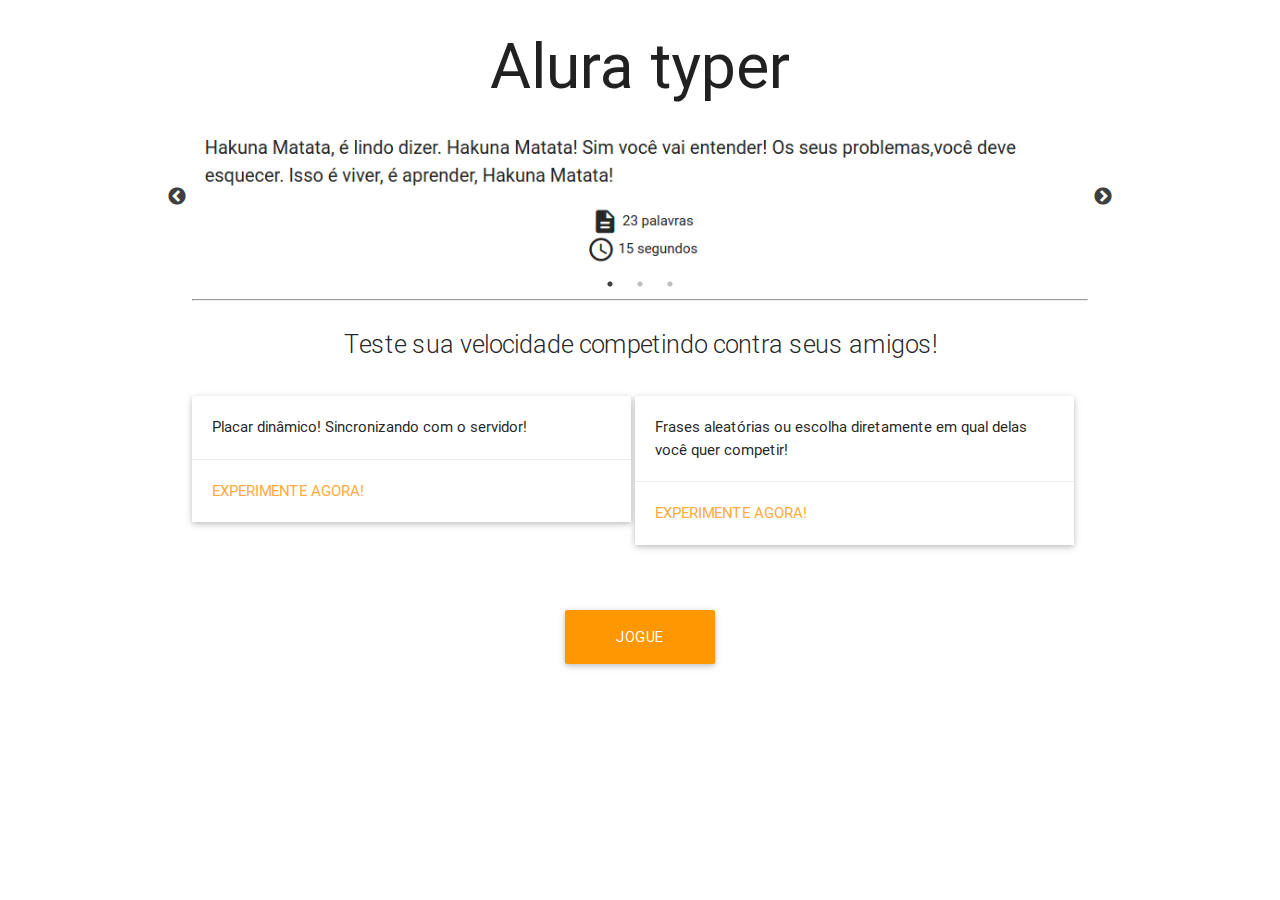
<file: typer/public/index.html>
<!DOCTYPE html>
<html lang="en">
<head>
    <meta charset="UTF-8">
    <title>Alura Typer</title>
    <!--Import materialize.css-->
    <link rel="stylesheet" href="css/libs/materialize.min.css">
    <!-- Import Google Material Icons -->
    <link href="css/libs/google-fonts.css" rel="stylesheet">
    <!-- Import Slick -->
    <link rel="stylesheet" type="text/css" href="slick/slick.css"/>
    <link rel="stylesheet" type="text/css" href="slick/slick-theme.css"/>

    <link href="css/index.css" rel="stylesheet">
</head>
<body>
    <section class="container">
        <h1 class="center titulo header">Alura typer</h1>
        <div class="slider">
            <img src="img/slide1.png" class="imagem-jogo">
            <img src="img/slide2.png" class="imagem-jogo">
            <img src="img/slide3.png" class="imagem-jogo">
        </div>
        <hr>
        <p class="flow-text center">Teste sua velocidade competindo contra seus amigos!</p>
        <div class="card">
           <div class="card-image">
             <!-- <img src="images/sample-1.jpg"> -->
           </div>
           <div class="card-content">
             <p>Placar dinâmico! Sincronizando com o servidor!</p>
           </div>
           <div class="card-action">
             <a href="principal.html">Experimente agora!</a>
           </div>
         </div>
         <div class="card">
           <div class="card-image">
             <!-- <img src="img/sl.jpg"> -->
           </div>
           <div class="card-content">
             <p>Frases aleatórias ou escolha diretamente em qual delas você quer competir!</p>
           </div>
           <div class="card-action">
             <a href="principal.html">Experimente agora!</a>
           </div>
         </div>

         <a class="waves-effect waves-light btn-large orange" id="botao-jogue" href="principal.html">Jogue agora!</a>

    </section>

    <script src="js/jquery-3.1.1.js"></script>
    <script src="slick/slick.min.js"></script>
    <script src="js/slider.js"></script>

</body>
</html>
</file>
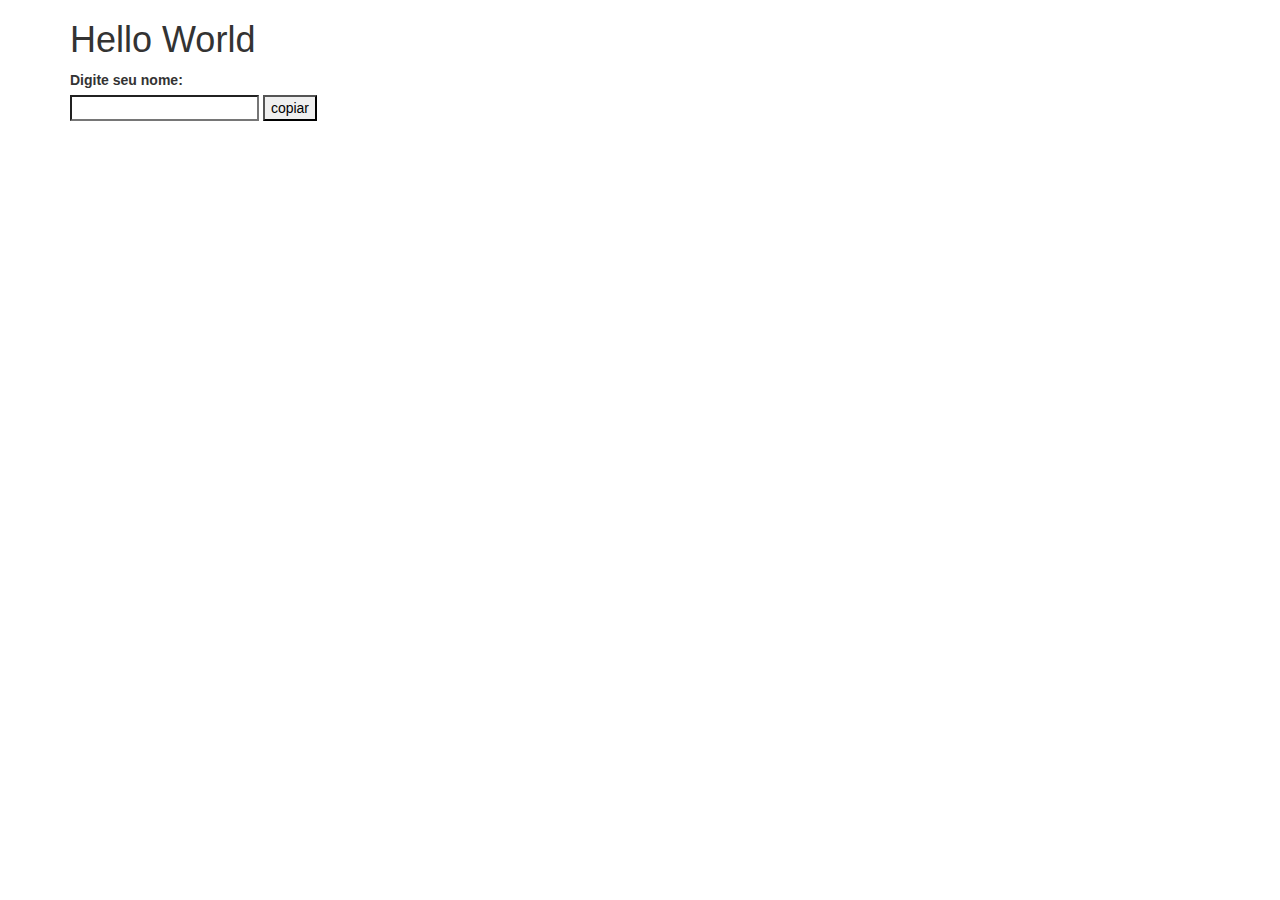
<file: hello.html>
<!doctype html>
<html lang="pt">
<head>
	<meta charset="UTF-8">
	<title>Introdução ao jQuery</title>
	<link rel="stylesheet" href="css/bootstrap.css">
	<link rel="stylesheet" href="css/estilos.css">
</head>
<body class="container">

	<h1>Hello World</h1>

	<label>Digite seu nome:</label>
	<input id="campo-nome"/>
	<input id="botao-copiar" type="button" value="copiar"/>
	
	<h2 id="texto-copiado"></h2>

	<script src="js/jquery-3.1.1.js"></script>
	<script>
		$("#botao-copiar").click(function() {
			var input = $('#campo-nome');
            var nome = input.val();
            input.val('');
			$("#texto-copiado").text(nome);	
		});
	</script>
</body>
</html>
</file>
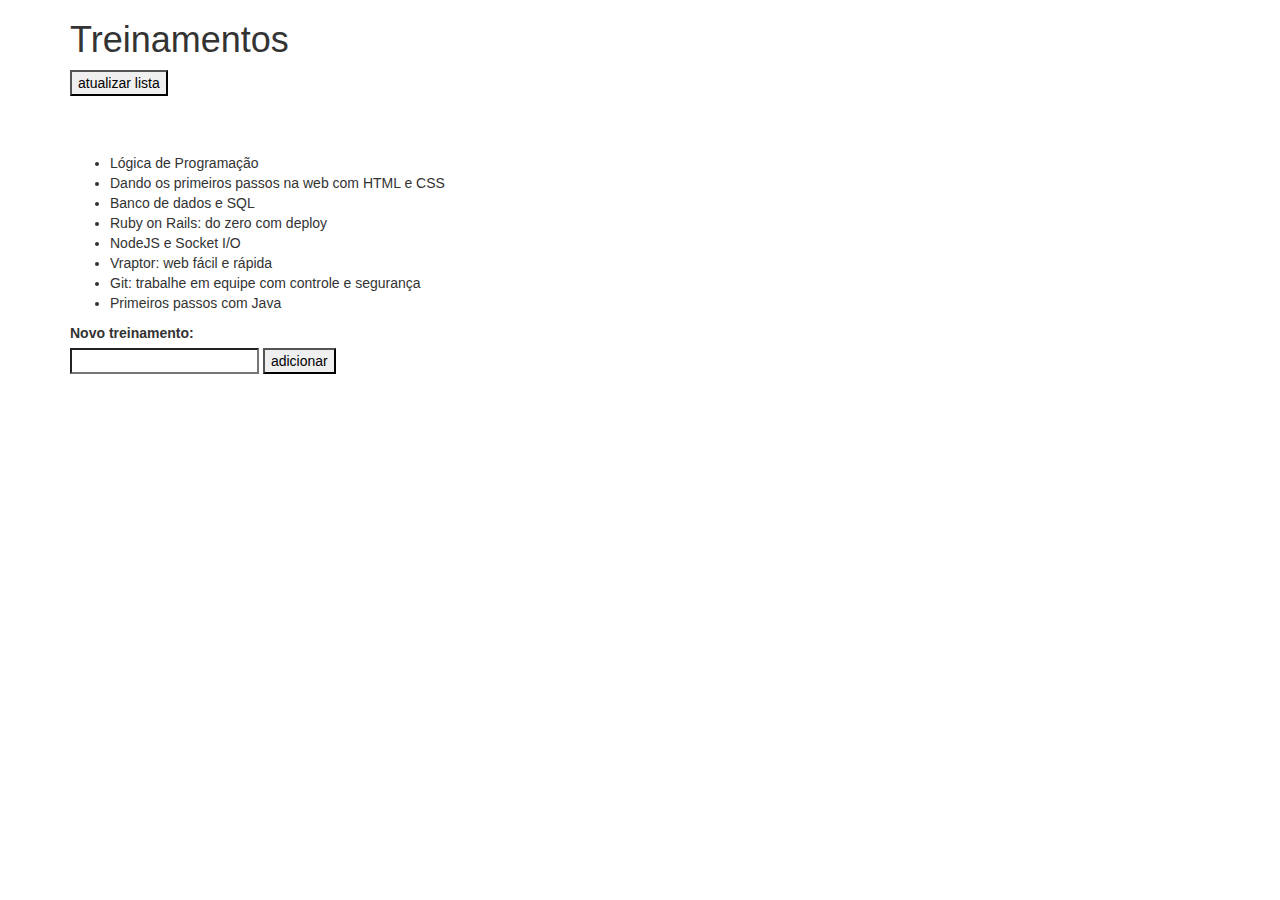
<file: treinamentos.html>
<!doctype html>
<html lang="pt">
<head>
	<meta charset="UTF-8">
	<title>Introdução ao jQuery</title>
	<link rel="stylesheet" href="css/bootstrap.css">
	<link rel="stylesheet" href="css/estilos.css">
</head>
<body class="container">

<h1>Treinamentos</h1>

<input id="botao-atualiza" type="button" value="atualizar lista">

<ul id="lista">
	<li>Lógica de Programação</li>
	<li>Dando os primeiros passos na web com HTML e CSS</li>
	<li>Banco de dados e SQL</li>
	<li>Ruby on Rails: do zero com deploy</li>
	<li>NodeJS e Socket I/O</li>
	<li>Vraptor: web fácil e rápida</li>
	<li>Git: trabalhe em equipe com controle e segurança</li>
	<li>Primeiros passos com Java</li>
</ul>

<label>Novo treinamento:</label>
<input id="treinamento">
<input id="botao-adiciona" type="button" value="adicionar"/>

<script src="js/jquery-3.1.1.js"></script>
<script>
	$("#lista").on("click", "li", function(){
		var texto = $(this).text();
		//alert(texto);
		console.log(texto);
	});

	$("#lista").on("dblclick", "li", function(){
		$(this).animate({"margin-left" : "+=100"}, function(){
			$(this).remove();
		})
	});

	$("#botao-adiciona").click(function() {
		var texto = $("#treinamento").val();
		$("<li>").text(texto).css({"color":"blue", "background-color": "lightgrey"}).appendTo("#lista");
		$("#treinamento").val("");
	});

	$('#botao-atualiza').click(function() {
	    $.ajax({ 
	        url : 'http://mirrorfashion.caelum.com.br/treinamentos',
	        dataType: 'jsonp',
	        success: function(retorno) {
	              $.each(retorno.treinamentos, function() {
	                    var treinamento = this;
	                    //alert(treinamento.nome);
	                    $('<li>').css('color', 'green').text(treinamento.nome).appendTo('#lista');
	          	});
	   		}
	    });
	});

	/*
		$.get('http://mirrorfashion.caelum.com.br/treinamentos', function(retorno) {
        	$.each(retorno.treinamentos, function() {
           		var treinamento = this;
            	$('<li>').css('color', 'green').text(treinamento.nome).appendTo('#lista');
        	});
    	} , 'jsonp');
	*/
</script>
</body>
</html>
</file>
<file: typer/public/css/libs/google-fonts.css>
/* fallback */
@font-face {
  font-family: 'Material Icons';
  font-style: normal;
  font-weight: 400;
  src: local('../../fonts/Material Icons'), local('../../fonts/MaterialIcons-Regular'), url(https://fonts.gstatic.com/s/materialicons/v17/2fcrYFNaTjcS6g4U3t-Y5ZjZjT5FdEJ140U2DJYC3mY.woff2) format('woff2');
}

.material-icons {
  font-family: 'Material Icons';
  font-weight: normal;
  font-style: normal;
  font-size: 24px;
  line-height: 1;
  letter-spacing: normal;
  text-transform: none;
  display: inline-block;
  white-space: nowrap;
  word-wrap: normal;
  direction: ltr;
  -webkit-font-feature-settings: 'liga';
  -webkit-font-smoothing: antialiased;
}
</file>
<file: css/estilos.css>
label {
	display: block;
}

input[type=button] {
	margin-bottom: 5%;

}
</file>
<file: typer/public/css/index.css>
.card{
	width: 49%;
	display: inline-block;
	vertical-align: top;
}


#botao-jogue{
	width: 150px;
	display: block;
	margin: 50px auto;
}

.slider {
    height: auto;
}

.slick-prev:before, .slick-next:before{
    color: black;
}
</file>
